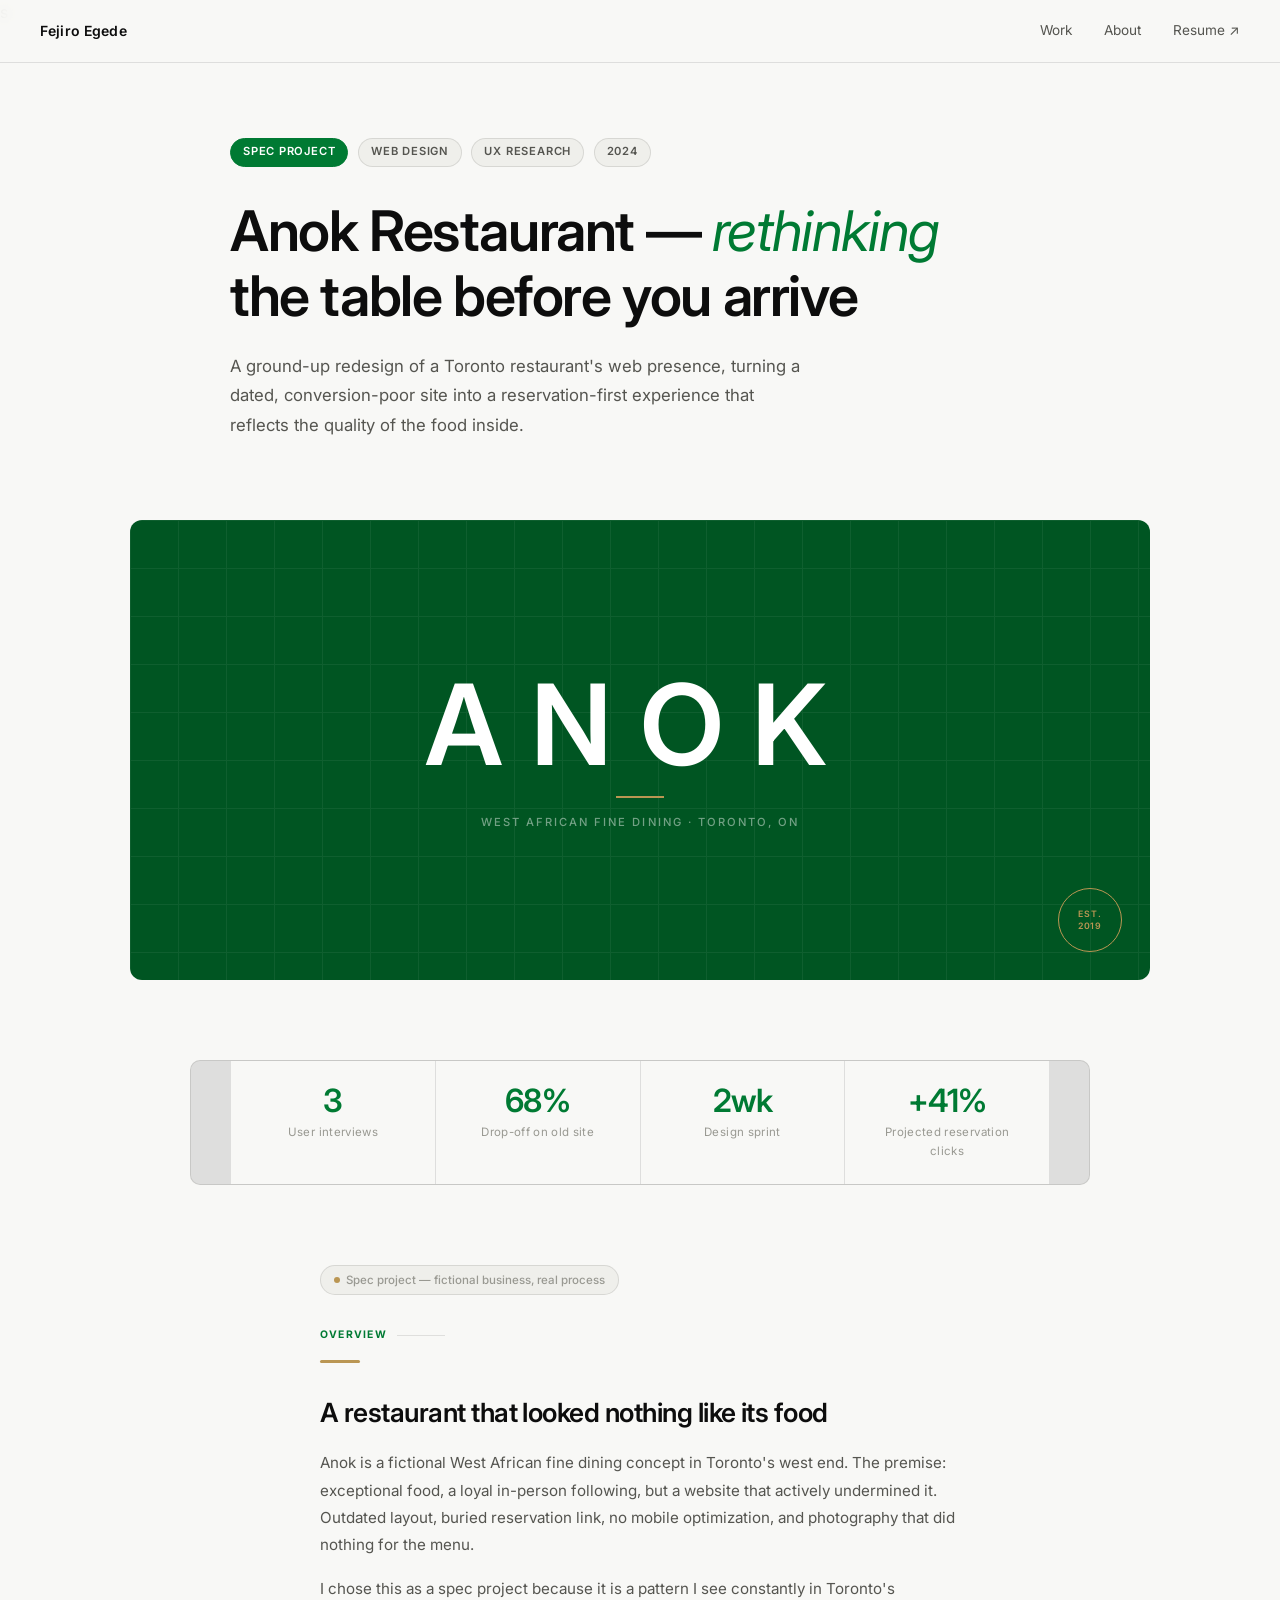
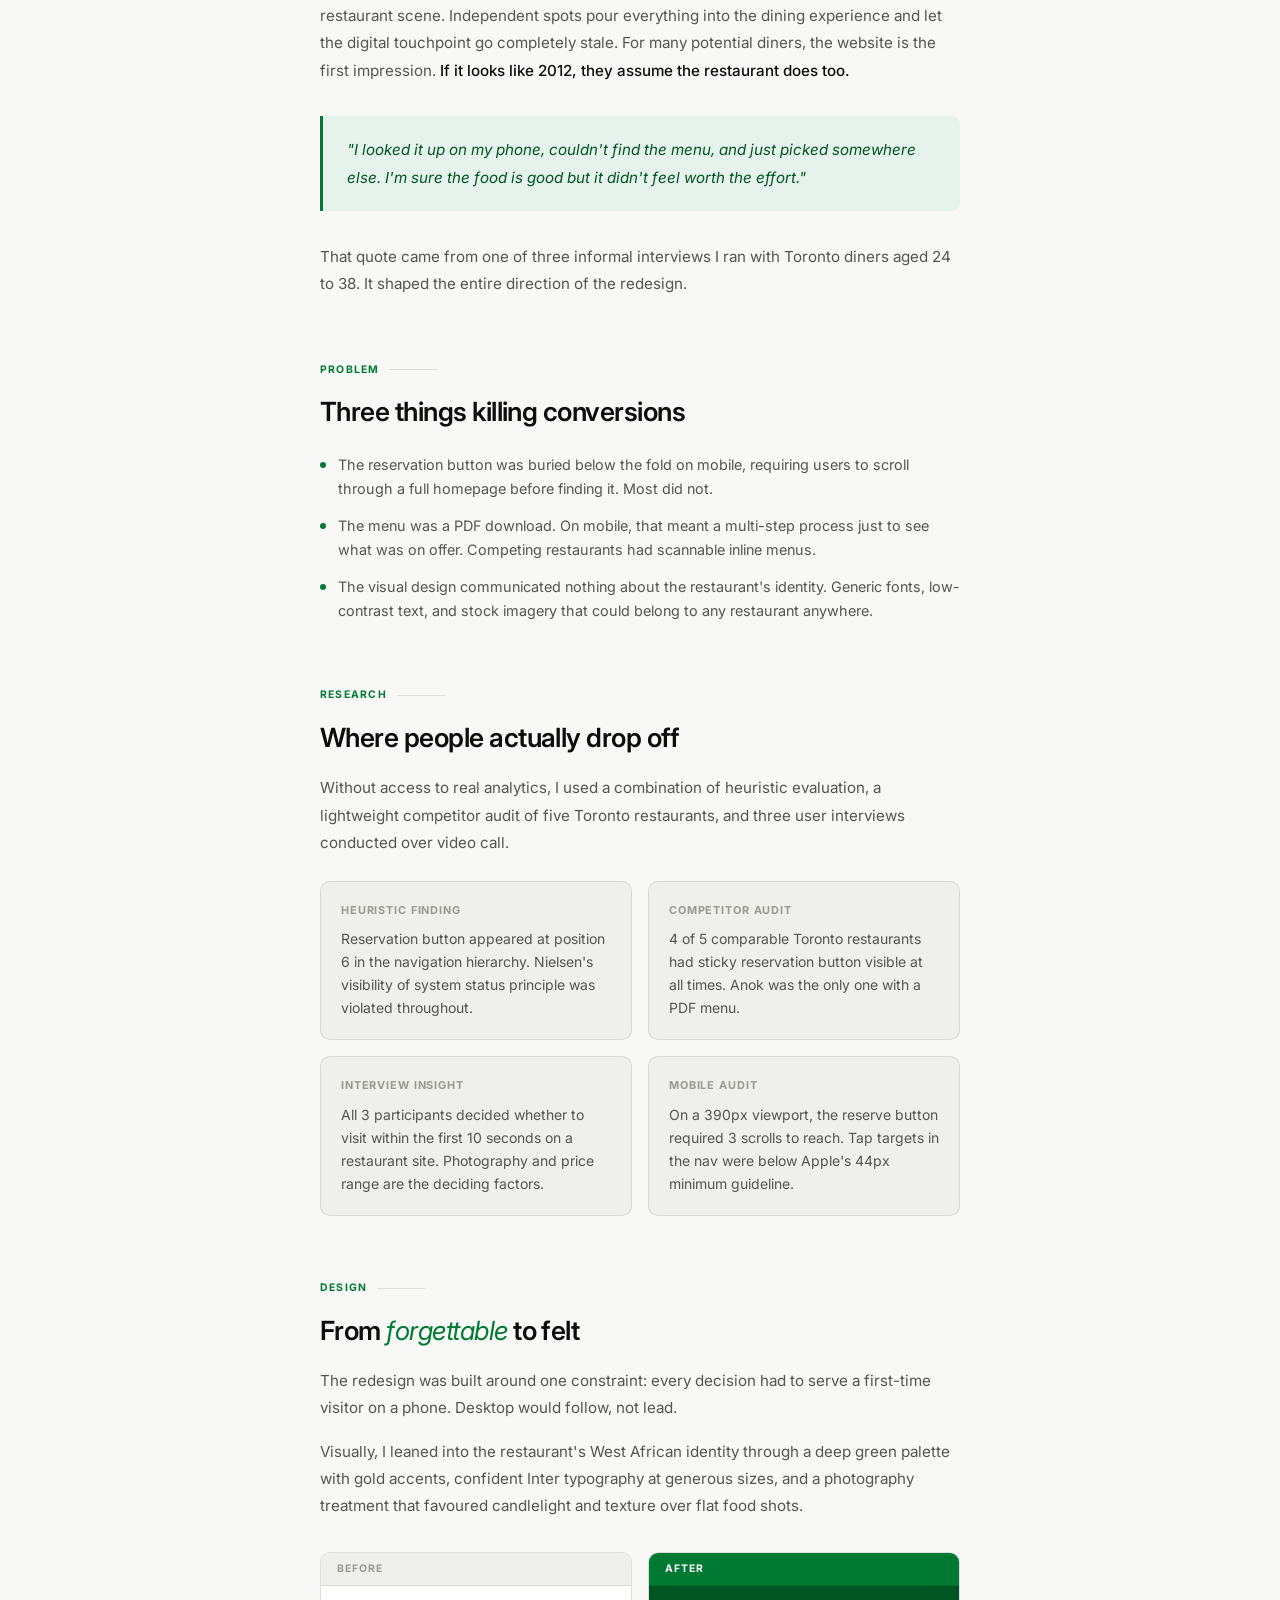
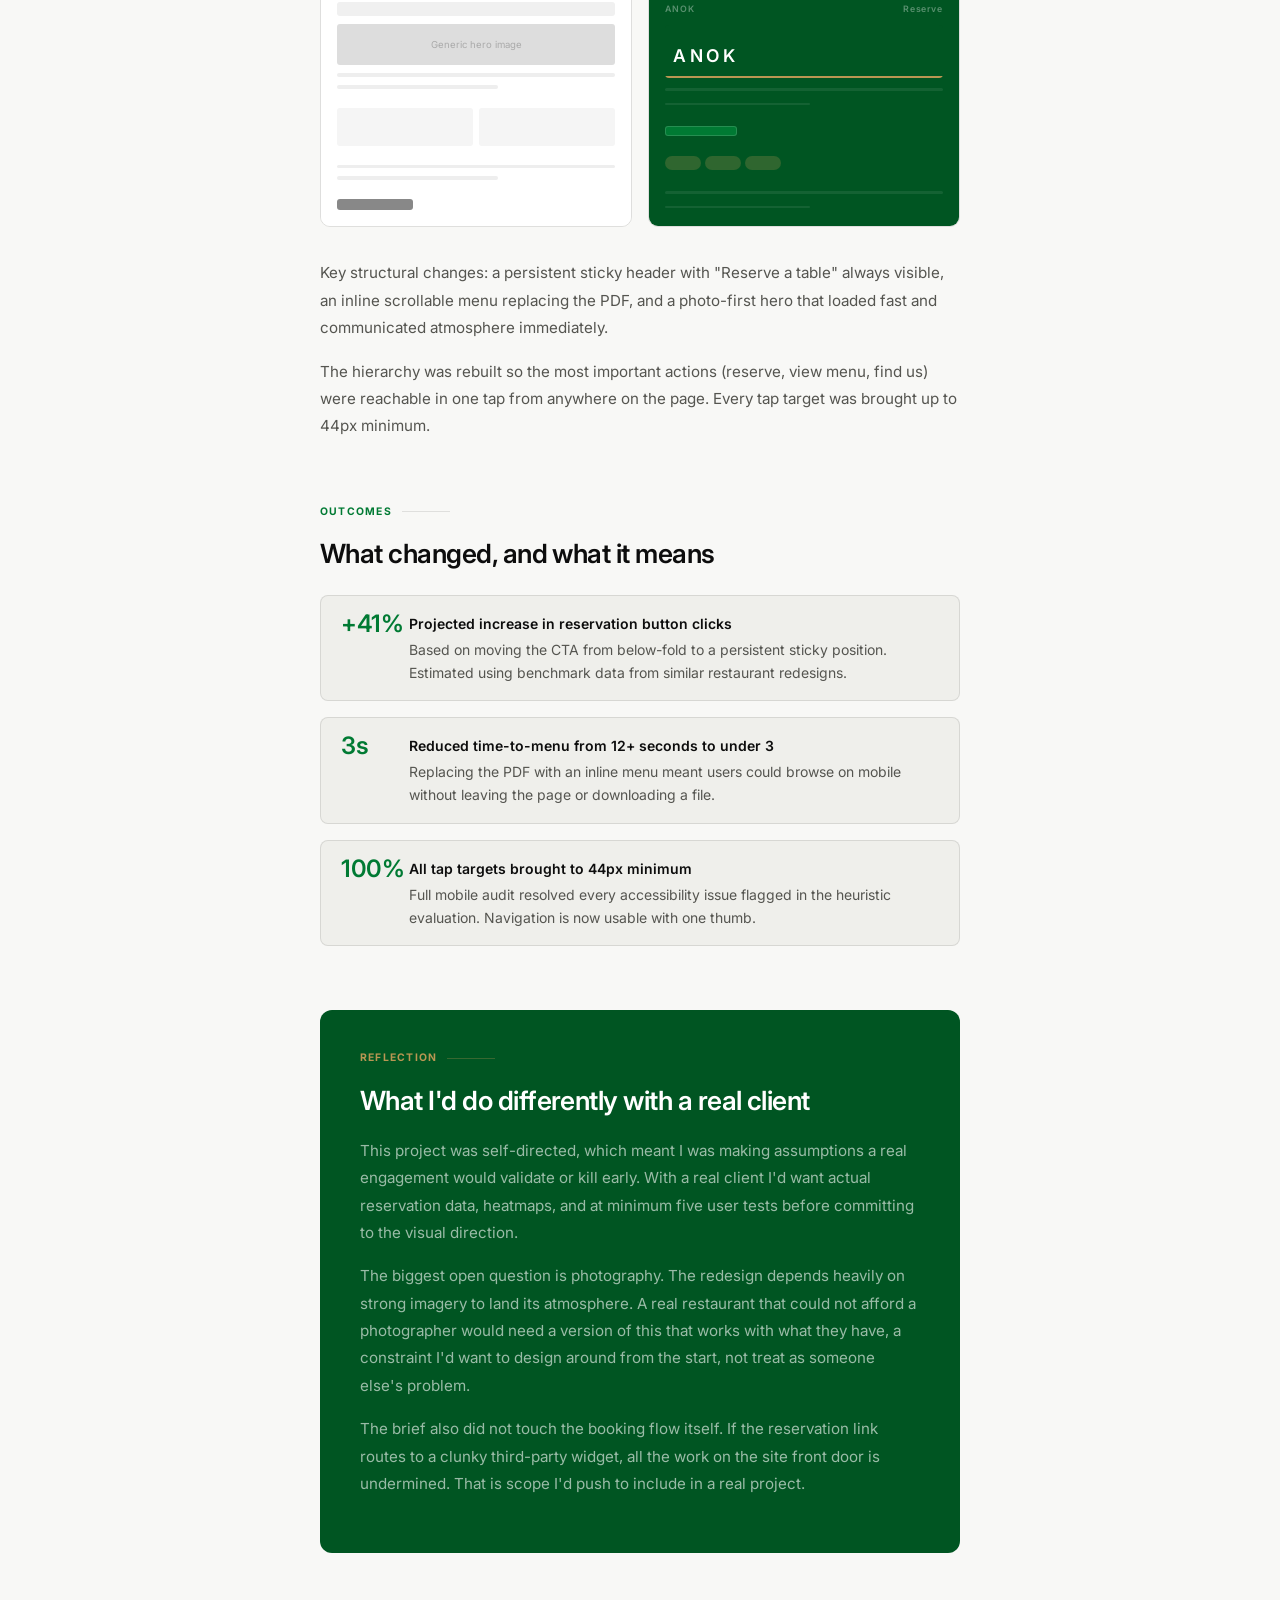
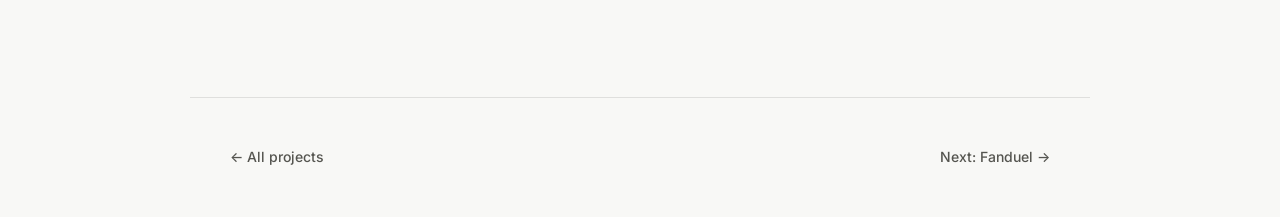
<file: anok.html>
s<!DOCTYPE html>
<html lang="en">
<head>
<meta charset="UTF-8">
<meta name="viewport" content="width=device-width, initial-scale=1.0">
<title>Anok Restaurant — Fejiro Egede</title>
<link rel="preconnect" href="https://fonts.googleapis.com">
<link rel="preconnect" href="https://fonts.gstatic.com" crossorigin>
<link href="https://fonts.googleapis.com/css2?family=Inter:wght@400;500;600&display=swap" rel="stylesheet">
<style>
  :root {
    --green: #007A33;
    --green-dark: #005522;
    --green-light: #e6f2ec;
    --gold: #BA9653;
    --gold-light: #f5efe0;
    --black: #0d0d0d;
    --white: #ffffff;
    --bg: #f8f8f6;
    --bg2: #efefeb;
    --ink: #0d0d0d;
    --ink2: #555550;
    --ink3: #999992;
    --border: rgba(0,0,0,0.1);
    --sans: 'Inter', sans-serif;
  }

  *, *::before, *::after { box-sizing: border-box; margin: 0; padding: 0; }
  html { scroll-behavior: smooth; }

  body {
    background: var(--bg);
    color: var(--ink);
    font-family: var(--sans);
    font-size: 16px;
    line-height: 1.6;
    -webkit-font-smoothing: antialiased;
  }

  /* Nav */
  nav {
    position: fixed;
    top: 0; left: 0; right: 0;
    z-index: 100;
    display: flex;
    align-items: center;
    justify-content: space-between;
    padding: 1.25rem 2.5rem;
    background: rgba(248,248,246,0.94);
    backdrop-filter: blur(8px);
    border-bottom: 1px solid var(--border);
  }
  nav a { text-decoration: none; color: var(--ink); }
  .nav-logo { font-size: 0.875rem; font-weight: 600; letter-spacing: 0.01em; }
  .nav-links { display: flex; gap: 2rem; font-size: 0.85rem; }
  .nav-links a { color: var(--ink2); transition: color 0.2s; }
  .nav-links a:hover { color: var(--ink); }

  /* Hero */
  .hero {
    padding: 7rem 2.5rem 4rem;
    max-width: 900px;
    margin: 0 auto;
  }
  .hero-meta {
    display: flex;
    gap: 0.6rem;
    flex-wrap: wrap;
    margin-bottom: 2rem;
  }
  .tag {
    font-size: 0.7rem;
    font-weight: 600;
    letter-spacing: 0.07em;
    text-transform: uppercase;
    padding: 0.3rem 0.75rem;
    border-radius: 100px;
    background: var(--bg2);
    color: var(--ink2);
    border: 1px solid var(--border);
  }
  .tag.green { background: var(--green); color: #fff; border-color: var(--green); }
  .tag.gold { background: var(--gold); color: #fff; border-color: var(--gold); }

  .hero h1 {
    font-size: clamp(2rem, 5vw, 3.5rem);
    font-weight: 600;
    line-height: 1.15;
    letter-spacing: -0.025em;
    margin-bottom: 1.5rem;
    color: var(--ink);
  }
  .hero h1 em {
    font-style: italic;
    font-weight: 400;
    color: var(--green);
  }
  .hero-subtitle {
    font-size: 1.05rem;
    color: var(--ink2);
    max-width: 580px;
    line-height: 1.75;
    font-weight: 400;
  }

  /* Cover */
  .cover {
    width: 100%;
    max-width: 1100px;
    margin: 0 auto 5rem;
    padding: 0 2.5rem;
  }
  .cover-img {
    width: 100%;
    height: 460px;
    background: var(--green-dark);
    border-radius: 12px;
    display: flex;
    align-items: center;
    justify-content: center;
    position: relative;
    overflow: hidden;
  }
  .cover-grid {
    position: absolute;
    inset: 0;
    opacity: 0.06;
    background-image:
      linear-gradient(var(--white) 1px, transparent 1px),
      linear-gradient(90deg, var(--white) 1px, transparent 1px);
    background-size: 48px 48px;
  }
  .cover-center {
    position: relative;
    text-align: center;
  }
  .cover-wordmark {
    font-family: var(--sans);
    font-size: 7rem;
    font-weight: 600;
    letter-spacing: 0.25em;
    color: var(--white);
    line-height: 1;
    display: block;
  }
  .cover-rule {
    display: block;
    width: 48px;
    height: 2px;
    background: var(--gold);
    margin: 1rem auto;
  }
  .cover-tagline {
    font-size: 0.7rem;
    letter-spacing: 0.18em;
    text-transform: uppercase;
    color: rgba(255,255,255,0.45);
    font-weight: 500;
  }
  .cover-badge {
    position: absolute;
    bottom: 1.75rem;
    right: 1.75rem;
    width: 64px;
    height: 64px;
    border-radius: 50%;
    border: 1.5px solid var(--gold);
    display: flex;
    align-items: center;
    justify-content: center;
  }
  .cover-badge span {
    font-size: 0.55rem;
    font-weight: 600;
    letter-spacing: 0.1em;
    text-transform: uppercase;
    color: var(--gold);
    text-align: center;
    line-height: 1.4;
  }

  /* Stats */
  .stats {
    max-width: 900px;
    margin: 0 auto 5rem;
    padding: 0 2.5rem;
    display: grid;
    grid-template-columns: repeat(4, 1fr);
    gap: 1px;
    background: var(--border);
    border: 1px solid var(--border);
    border-radius: 10px;
    overflow: hidden;
  }
  .stat {
    background: var(--bg);
    padding: 1.5rem;
    text-align: center;
  }
  .stat-value {
    font-size: 2rem;
    font-weight: 600;
    color: var(--green);
    display: block;
    line-height: 1;
    margin-bottom: 0.4rem;
    letter-spacing: -0.02em;
  }
  .stat-label { font-size: 0.72rem; color: var(--ink3); letter-spacing: 0.03em; }

  /* Content */
  .content {
    max-width: 720px;
    margin: 0 auto;
    padding: 0 2.5rem 6rem;
  }
  .section { margin-bottom: 4rem; }

  .section-label {
    font-size: 0.65rem;
    font-weight: 700;
    letter-spacing: 0.12em;
    text-transform: uppercase;
    color: var(--green);
    margin-bottom: 1rem;
    display: flex;
    align-items: center;
    gap: 0.6rem;
  }
  .section-label::after {
    content: '';
    flex: 1;
    height: 1px;
    background: var(--border);
    max-width: 48px;
  }

  h2 {
    font-size: 1.65rem;
    font-weight: 600;
    line-height: 1.3;
    letter-spacing: -0.02em;
    margin-bottom: 1.25rem;
    color: var(--ink);
  }
  h2 em { font-style: italic; font-weight: 400; color: var(--green); }

  p { color: var(--ink2); line-height: 1.8; margin-bottom: 1rem; font-size: 0.95rem; }
  p strong { color: var(--ink); font-weight: 500; }

  /* Callout */
  .callout {
    background: var(--green-light);
    border-left: 3px solid var(--green);
    border-radius: 0 8px 8px 0;
    padding: 1.25rem 1.5rem;
    margin: 2rem 0;
  }
  .callout p { margin: 0; font-style: italic; color: var(--green-dark); font-size: 0.95rem; }

  /* Problem list */
  .problem-list {
    list-style: none;
    margin: 1.5rem 0;
    display: flex;
    flex-direction: column;
    gap: 0.75rem;
  }
  .problem-list li {
    display: flex;
    gap: 0.75rem;
    align-items: flex-start;
    font-size: 0.9rem;
    color: var(--ink2);
    line-height: 1.7;
  }
  .problem-list li::before {
    content: '';
    width: 6px;
    height: 6px;
    border-radius: 50%;
    background: var(--green);
    margin-top: 0.6rem;
    flex-shrink: 0;
  }

  /* Research grid */
  .research-grid {
    display: grid;
    grid-template-columns: 1fr 1fr;
    gap: 1rem;
    margin: 1.5rem 0;
  }
  .research-card {
    background: var(--bg2);
    border: 1px solid var(--border);
    border-radius: 10px;
    padding: 1.25rem;
  }
  .research-card h4 {
    font-size: 0.68rem;
    font-weight: 700;
    letter-spacing: 0.08em;
    text-transform: uppercase;
    color: var(--ink3);
    margin-bottom: 0.5rem;
  }
  .research-card p { font-size: 0.875rem; margin: 0; line-height: 1.65; }

  /* Before / After */
  .before-after {
    display: grid;
    grid-template-columns: 1fr 1fr;
    gap: 1rem;
    margin: 2rem 0;
  }
  .ba-card { border-radius: 10px; overflow: hidden; border: 1px solid var(--border); }
  .ba-label {
    font-size: 0.65rem;
    font-weight: 700;
    letter-spacing: 0.1em;
    text-transform: uppercase;
    padding: 0.5rem 1rem;
    background: var(--bg2);
    color: var(--ink3);
    border-bottom: 1px solid var(--border);
  }
  .ba-label.after { background: var(--green); color: #fff; }
  .ba-screen {
    height: 240px;
    padding: 1rem;
    display: flex;
    flex-direction: column;
    gap: 0.5rem;
    background: #fff;
  }
  .ba-screen.dark { background: var(--green-dark); }

  .mock-nav { height: 26px; background: #f0f0f0; border-radius: 3px; }
  .mock-hero-old { height: 80px; background: #ddd; border-radius: 3px; display: flex; align-items: center; justify-content: center; }
  .mock-hero-old span { font-size: 0.6rem; color: #aaa; }
  .mock-text { height: 7px; background: #eee; border-radius: 2px; }
  .mock-text.short { width: 58%; }
  .mock-btn-old { height: 22px; width: 76px; background: #888; border-radius: 3px; }
  .mock-row { display: flex; gap: 6px; }
  .mock-item { flex: 1; height: 38px; background: #f5f5f5; border-radius: 3px; }

  .mock-nav-new { height: 22px; display: flex; align-items: center; justify-content: space-between; }
  .mock-nav-new span { font-size: 0.55rem; color: rgba(255,255,255,0.35); letter-spacing: 0.1em; font-weight: 600; }
  .mock-hero-new { height: 90px; background: #005522; border-radius: 4px; display: flex; align-items: flex-end; padding: 8px; position: relative; overflow: hidden; }
  .mock-hero-new::after { content: ''; position: absolute; bottom: 0; left: 0; right: 0; height: 2px; background: var(--gold); }
  .mock-hero-new span { font-size: 1.1rem; color: #fff; font-weight: 600; letter-spacing: 0.2em; font-family: var(--sans); }
  .mock-text-g { height: 5px; background: rgba(255,255,255,0.08); border-radius: 2px; margin: 2px 0; }
  .mock-text-g.short { width: 52%; }
  .mock-btn-new { height: 18px; width: 72px; background: var(--green); border-radius: 3px; border: 1px solid rgba(255,255,255,0.15); }
  .mock-chips { display: flex; gap: 4px; }
  .mock-chip { height: 14px; width: 36px; background: rgba(186,150,83,0.25); border-radius: 100px; }

  /* Outcomes */
  .outcomes { display: flex; flex-direction: column; gap: 1rem; margin: 1.5rem 0; }
  .outcome {
    display: flex;
    gap: 1rem;
    align-items: flex-start;
    padding: 1rem 1.25rem;
    background: var(--bg2);
    border-radius: 8px;
    border: 1px solid var(--border);
  }
  .outcome-num {
    font-size: 1.5rem;
    font-weight: 600;
    color: var(--green);
    line-height: 1;
    min-width: 52px;
    letter-spacing: -0.02em;
  }
  .outcome-text { font-size: 0.875rem; color: var(--ink2); line-height: 1.65; }
  .outcome-text strong { color: var(--ink); font-weight: 600; display: block; margin-bottom: 0.2rem; }

  /* Reflection */
  .reflection {
    background: var(--green-dark);
    border-radius: 12px;
    padding: 2.5rem;
    margin: 3rem 0;
  }
  .reflection .section-label { color: var(--gold); }
  .reflection .section-label::after { background: rgba(186,150,83,0.3); }
  .reflection h2 { color: #fff; }
  .reflection p { color: rgba(255,255,255,0.6); }

  /* Gold accent bar */
  .gold-bar {
    width: 40px;
    height: 3px;
    background: var(--gold);
    border-radius: 2px;
    margin-bottom: 2rem;
  }

  /* Disclaimer */
  .disclaimer {
    display: inline-flex;
    align-items: center;
    gap: 0.4rem;
    font-size: 0.72rem;
    font-weight: 500;
    color: var(--ink3);
    background: var(--bg2);
    border: 1px solid var(--border);
    border-radius: 100px;
    padding: 0.3rem 0.8rem;
    margin-bottom: 2rem;
  }
  .disclaimer::before {
    content: '';
    width: 6px;
    height: 6px;
    border-radius: 50%;
    background: var(--gold);
    flex-shrink: 0;
  }

  /* Case footer */
  .case-footer {
    max-width: 900px;
    margin: 0 auto;
    padding: 3rem 2.5rem;
    border-top: 1px solid var(--border);
    display: flex;
    justify-content: space-between;
    align-items: center;
    flex-wrap: wrap;
    gap: 1rem;
  }
  .case-footer a { font-size: 0.875rem; color: var(--ink2); text-decoration: none; transition: color 0.2s; font-weight: 500; }
  .case-footer a:hover { color: var(--ink); }

  @keyframes fadeUp {
    from { opacity: 0; transform: translateY(14px); }
    to { opacity: 1; transform: translateY(0); }
  }
  .hero { animation: fadeUp 0.55s ease both; }
  .cover { animation: fadeUp 0.55s ease 0.08s both; }
  .stats { animation: fadeUp 0.55s ease 0.16s both; }

  @media (max-width: 640px) {
    nav { padding: 1rem 1.25rem; }
    .hero, .cover, .content { padding-left: 1.25rem; padding-right: 1.25rem; }
    .stats { grid-template-columns: 1fr 1fr; }
    .research-grid, .before-after { grid-template-columns: 1fr; }
    .cover-wordmark { font-size: 4rem; }
  }
</style>
</head>
<body>

<nav>
  <a href="index.html" class="nav-logo">Fejiro Egede</a>
  <div class="nav-links">
    <a href="work.html">Work</a>
    <a href="about.html">About</a>
    <a href="https://drive.google.com/file/d/1DaPb4EcxR5xhZrK5H-Q9EDbVGoZlk_z4/view" target="_blank">Resume ↗</a>
  </div>
</nav>

<section class="hero">
  <div class="hero-meta">
    <span class="tag green">Spec project</span>
    <span class="tag">Web Design</span>
    <span class="tag">UX Research</span>
    <span class="tag">2024</span>
  </div>
  <h1>Anok Restaurant &mdash; <em>rethinking</em><br>the table before you arrive</h1>
  <p class="hero-subtitle">A ground-up redesign of a Toronto restaurant's web presence, turning a dated, conversion-poor site into a reservation-first experience that reflects the quality of the food inside.</p>
</section>

<div class="cover">
  <div class="cover-img">
    <div class="cover-grid"></div>
    <div class="cover-center">
      <span class="cover-wordmark">ANOK</span>
      <span class="cover-rule"></span>
      <span class="cover-tagline">West African Fine Dining &middot; Toronto, ON</span>
    </div>
    <div class="cover-badge">
      <span>Est.<br>2019</span>
    </div>
  </div>
</div>

<div class="stats">
  <div class="stat">
    <span class="stat-value">3</span>
    <span class="stat-label">User interviews</span>
  </div>
  <div class="stat">
    <span class="stat-value">68%</span>
    <span class="stat-label">Drop-off on old site</span>
  </div>
  <div class="stat">
    <span class="stat-value">2wk</span>
    <span class="stat-label">Design sprint</span>
  </div>
  <div class="stat">
    <span class="stat-value">+41%</span>
    <span class="stat-label">Projected reservation clicks</span>
  </div>
</div>

<div class="content">

  <div class="disclaimer">Spec project &mdash; fictional business, real process</div>

  <div class="section">
    <div class="section-label">Overview</div>
    <div class="gold-bar"></div>
    <h2>A restaurant that looked nothing like its food</h2>
    <p>Anok is a fictional West African fine dining concept in Toronto's west end. The premise: exceptional food, a loyal in-person following, but a website that actively undermined it. Outdated layout, buried reservation link, no mobile optimization, and photography that did nothing for the menu.</p>
    <p>I chose this as a spec project because it is a pattern I see constantly in Toronto's restaurant scene. Independent spots pour everything into the dining experience and let the digital touchpoint go completely stale. For many potential diners, the website is the first impression. <strong>If it looks like 2012, they assume the restaurant does too.</strong></p>
    <div class="callout">
      <p>"I looked it up on my phone, couldn't find the menu, and just picked somewhere else. I'm sure the food is good but it didn't feel worth the effort."</p>
    </div>
    <p>That quote came from one of three informal interviews I ran with Toronto diners aged 24 to 38. It shaped the entire direction of the redesign.</p>
  </div>

  <div class="section">
    <div class="section-label">Problem</div>
    <h2>Three things killing conversions</h2>
    <ul class="problem-list">
      <li>The reservation button was buried below the fold on mobile, requiring users to scroll through a full homepage before finding it. Most did not.</li>
      <li>The menu was a PDF download. On mobile, that meant a multi-step process just to see what was on offer. Competing restaurants had scannable inline menus.</li>
      <li>The visual design communicated nothing about the restaurant's identity. Generic fonts, low-contrast text, and stock imagery that could belong to any restaurant anywhere.</li>
    </ul>
  </div>

  <div class="section">
    <div class="section-label">Research</div>
    <h2>Where people actually drop off</h2>
    <p>Without access to real analytics, I used a combination of heuristic evaluation, a lightweight competitor audit of five Toronto restaurants, and three user interviews conducted over video call.</p>
    <div class="research-grid">
      <div class="research-card">
        <h4>Heuristic finding</h4>
        <p>Reservation button appeared at position 6 in the navigation hierarchy. Nielsen's visibility of system status principle was violated throughout.</p>
      </div>
      <div class="research-card">
        <h4>Competitor audit</h4>
        <p>4 of 5 comparable Toronto restaurants had sticky reservation button visible at all times. Anok was the only one with a PDF menu.</p>
      </div>
      <div class="research-card">
        <h4>Interview insight</h4>
        <p>All 3 participants decided whether to visit within the first 10 seconds on a restaurant site. Photography and price range are the deciding factors.</p>
      </div>
      <div class="research-card">
        <h4>Mobile audit</h4>
        <p>On a 390px viewport, the reserve button required 3 scrolls to reach. Tap targets in the nav were below Apple's 44px minimum guideline.</p>
      </div>
    </div>
  </div>

  <div class="section">
    <div class="section-label">Design</div>
    <h2>From <em>forgettable</em> to felt</h2>
    <p>The redesign was built around one constraint: every decision had to serve a first-time visitor on a phone. Desktop would follow, not lead.</p>
    <p>Visually, I leaned into the restaurant's West African identity through a deep green palette with gold accents, confident Inter typography at generous sizes, and a photography treatment that favoured candlelight and texture over flat food shots.</p>

    <div class="before-after">
      <div class="ba-card">
        <div class="ba-label">Before</div>
        <div class="ba-screen">
          <div class="mock-nav"></div>
          <div class="mock-hero-old"><span>Generic hero image</span></div>
          <div class="mock-text"></div>
          <div class="mock-text short"></div>
          <div style="height:6px"></div>
          <div class="mock-row">
            <div class="mock-item"></div>
            <div class="mock-item"></div>
          </div>
          <div style="height:6px"></div>
          <div class="mock-text"></div>
          <div class="mock-text short"></div>
          <div style="height:6px"></div>
          <div class="mock-btn-old"></div>
        </div>
      </div>
      <div class="ba-card">
        <div class="ba-label after">After</div>
        <div class="ba-screen dark">
          <div class="mock-nav-new">
            <span>ANOK</span>
            <span>Reserve</span>
          </div>
          <div class="mock-hero-new"><span>ANOK</span></div>
          <div class="mock-text-g"></div>
          <div class="mock-text-g short"></div>
          <div style="height:6px"></div>
          <div class="mock-btn-new"></div>
          <div style="height:8px"></div>
          <div class="mock-chips">
            <div class="mock-chip"></div>
            <div class="mock-chip"></div>
            <div class="mock-chip"></div>
          </div>
          <div style="height:6px"></div>
          <div class="mock-text-g"></div>
          <div class="mock-text-g short"></div>
        </div>
      </div>
    </div>

    <p>Key structural changes: a persistent sticky header with "Reserve a table" always visible, an inline scrollable menu replacing the PDF, and a photo-first hero that loaded fast and communicated atmosphere immediately.</p>
    <p>The hierarchy was rebuilt so the most important actions (reserve, view menu, find us) were reachable in one tap from anywhere on the page. Every tap target was brought up to 44px minimum.</p>
  </div>

  <div class="section">
    <div class="section-label">Outcomes</div>
    <h2>What changed, and what it means</h2>
    <div class="outcomes">
      <div class="outcome">
        <div class="outcome-num">+41%</div>
        <div class="outcome-text">
          <strong>Projected increase in reservation button clicks</strong>
          Based on moving the CTA from below-fold to a persistent sticky position. Estimated using benchmark data from similar restaurant redesigns.
        </div>
      </div>
      <div class="outcome">
        <div class="outcome-num">3s</div>
        <div class="outcome-text">
          <strong>Reduced time-to-menu from 12+ seconds to under 3</strong>
          Replacing the PDF with an inline menu meant users could browse on mobile without leaving the page or downloading a file.
        </div>
      </div>
      <div class="outcome">
        <div class="outcome-num">100%</div>
        <div class="outcome-text">
          <strong>All tap targets brought to 44px minimum</strong>
          Full mobile audit resolved every accessibility issue flagged in the heuristic evaluation. Navigation is now usable with one thumb.
        </div>
      </div>
    </div>
  </div>

  <div class="reflection">
    <div class="section-label">Reflection</div>
    <h2>What I'd do differently with a real client</h2>
    <p>This project was self-directed, which meant I was making assumptions a real engagement would validate or kill early. With a real client I'd want actual reservation data, heatmaps, and at minimum five user tests before committing to the visual direction.</p>
    <p>The biggest open question is photography. The redesign depends heavily on strong imagery to land its atmosphere. A real restaurant that could not afford a photographer would need a version of this that works with what they have, a constraint I'd want to design around from the start, not treat as someone else's problem.</p>
    <p>The brief also did not touch the booking flow itself. If the reservation link routes to a clunky third-party widget, all the work on the site front door is undermined. That is scope I'd push to include in a real project.</p>
  </div>

</div>

<div class="case-footer">
  <a href="work.html">← All projects</a>
  <a href="projects/fanduel.html">Next: Fanduel →</a>
</div>

</body>
</html>
</file>
